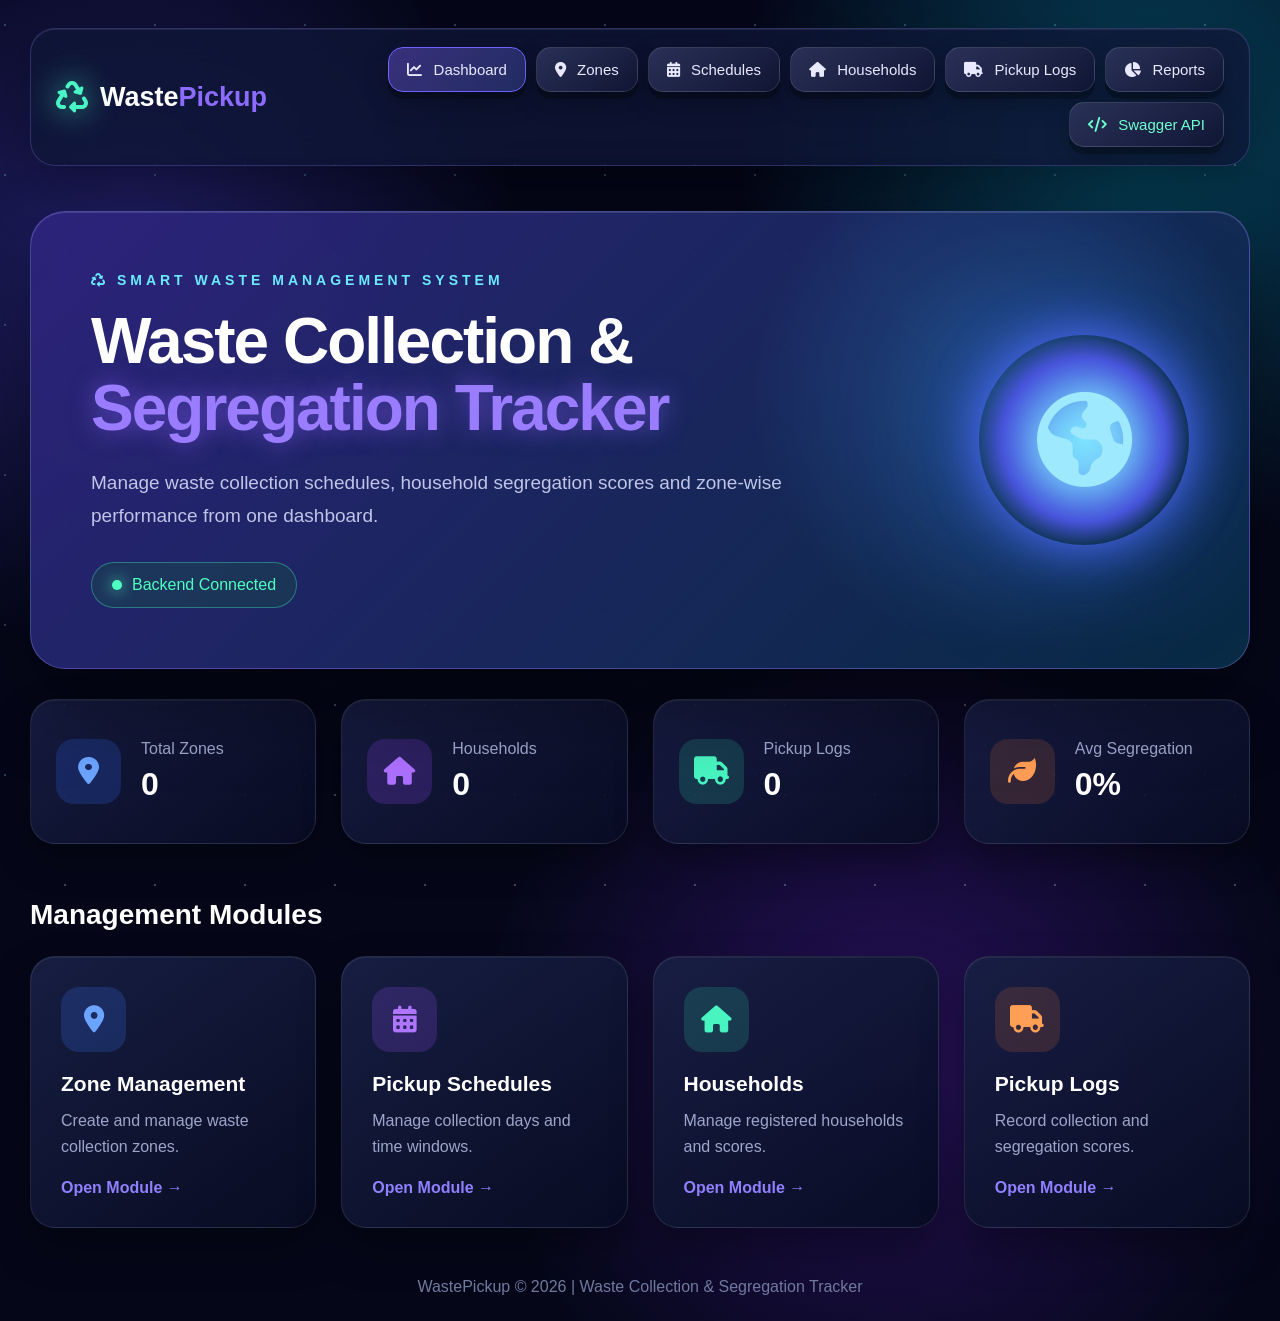
<file: frontend/index.html>
<!DOCTYPE html>
<html lang="en">
<head>
    <meta charset="UTF-8">
    <meta name="viewport" content="width=device-width, initial-scale=1.0">

    <title>WastePickup - Waste Management</title>

    <link rel="stylesheet" href="style.css">

    <!-- Icons -->
    <link rel="stylesheet"
          href="https://cdnjs.cloudflare.com/ajax/libs/font-awesome/6.5.2/css/all.min.css">
</head>

<body>

<div class="stars"></div>

<!-- ================= NAVBAR ================= -->

<header class="navbar">

    <div class="logo">
        <i class="fa-solid fa-recycle"></i>
        <span>Waste<span>Pickup</span></span>
    </div>

    <nav>

        <button class="nav-btn active" onclick="showPage('dashboard', this)">
            <i class="fa-solid fa-chart-line"></i>
            Dashboard
        </button>

        <button class="nav-btn" onclick="showPage('zones', this)">
            <i class="fa-solid fa-location-dot"></i>
            Zones
        </button>

        <button class="nav-btn" onclick="showPage('schedules', this)">
            <i class="fa-solid fa-calendar-days"></i>
            Schedules
        </button>

        <button class="nav-btn" onclick="showPage('households', this)">
            <i class="fa-solid fa-house"></i>
            Households
        </button>

        <button class="nav-btn" onclick="showPage('pickups', this)">
            <i class="fa-solid fa-truck"></i>
            Pickup Logs
        </button>

        <button class="nav-btn" onclick="showPage('reports', this)">
            <i class="fa-solid fa-chart-pie"></i>
            Reports
        </button>

        <button class="nav-btn swagger"
                onclick="openSwagger()">
            <i class="fa-solid fa-code"></i>
            Swagger API
        </button>

    </nav>

</header>


<!-- ================= MAIN ================= -->

<main>


<!-- ================= DASHBOARD ================= -->

<section id="dashboard" class="page active">

    <div class="hero">

        <div class="hero-content">

            <div class="small-title">
                <i class="fa-solid fa-recycle"></i>
                SMART WASTE MANAGEMENT SYSTEM
            </div>

            <h1>
                Waste Collection &
                <br>
                <span>Segregation Tracker</span>
            </h1>

            <p>
                Manage waste collection schedules, household segregation
                scores and zone-wise performance from one dashboard.
            </p>

            <div class="status">
                <span></span>
                Backend Connected
            </div>

        </div>

        <div class="planet">
            <i class="fa-solid fa-earth-americas"></i>
        </div>

    </div>


    <!-- STAT CARDS -->

    <div class="stats">

        <div class="stat-card blue">

            <div class="stat-icon">
                <i class="fa-solid fa-location-dot"></i>
            </div>

            <div>
                <p>Total Zones</p>
                <h2 id="zoneCount">0</h2>
            </div>

        </div>


        <div class="stat-card purple">

            <div class="stat-icon">
                <i class="fa-solid fa-house"></i>
            </div>

            <div>
                <p>Households</p>
                <h2 id="householdCount">0</h2>
            </div>

        </div>


        <div class="stat-card green">

            <div class="stat-icon">
                <i class="fa-solid fa-truck"></i>
            </div>

            <div>
                <p>Pickup Logs</p>
                <h2 id="pickupCount">0</h2>
            </div>

        </div>


        <div class="stat-card orange">

            <div class="stat-icon">
                <i class="fa-solid fa-leaf"></i>
            </div>

            <div>
                <p>Avg Segregation</p>
                <h2 id="averageScore">0%</h2>
            </div>

        </div>

    </div>


    <!-- QUICK OPTIONS -->

    <h2 class="section-title">
        Management Modules
    </h2>

    <div class="module-grid">

        <div class="module-card"
             onclick="showPage('zones')">

            <div class="module-icon blue-icon">
                <i class="fa-solid fa-location-dot"></i>
            </div>

            <h3>Zone Management</h3>

            <p>
                Create and manage waste collection zones.
            </p>

            <span>Open Module →</span>

        </div>


        <div class="module-card"
             onclick="showPage('schedules')">

            <div class="module-icon purple-icon">
                <i class="fa-solid fa-calendar-days"></i>
            </div>

            <h3>Pickup Schedules</h3>

            <p>
                Manage collection days and time windows.
            </p>

            <span>Open Module →</span>

        </div>


        <div class="module-card"
             onclick="showPage('households')">

            <div class="module-icon green-icon">
                <i class="fa-solid fa-house"></i>
            </div>

            <h3>Households</h3>

            <p>
                Manage registered households and scores.
            </p>

            <span>Open Module →</span>

        </div>


        <div class="module-card"
             onclick="showPage('pickups')">

            <div class="module-icon orange-icon">
                <i class="fa-solid fa-truck"></i>
            </div>

            <h3>Pickup Logs</h3>

            <p>
                Record collection and segregation scores.
            </p>

            <span>Open Module →</span>

        </div>

    </div>

</section>


<!-- ================= ZONES ================= -->

<section id="zones" class="page">

    <div class="page-header">

        <div>
            <span class="small-title">MANAGEMENT</span>
            <h1>Waste Collection Zones</h1>
            <p>Manage the zones used for waste collection.</p>
        </div>

        <button class="primary-btn" onclick="loadZones()">
            <i class="fa-solid fa-rotate"></i>
            Refresh
        </button>

    </div>

    <div class="glass-card">

        <div class="table-header">
            <h2>Zones</h2>

            <button class="primary-btn"
                    onclick="showZoneForm()">
                <i class="fa-solid fa-plus"></i>
                Add Zone
            </button>
        </div>

        <div id="zoneForm" class="form-box hidden">

            <input id="zoneName"
                   type="text"
                   placeholder="Zone name">

            <input id="zoneCode"
                   type="text"
                   placeholder="Zone code">

            <button class="primary-btn"
                    onclick="addZone()">
                Save Zone
            </button>

        </div>

        <div id="zonesTable">
            <div class="loading">Loading zones...</div>
        </div>

    </div>

</section>


<!-- ================= SCHEDULES ================= -->

<section id="schedules" class="page">

    <div class="page-header">

        <div>
            <span class="small-title">SCHEDULE MANAGEMENT</span>
            <h1>Pickup Schedules</h1>
            <p>Define collection days and time windows for each zone.</p>
        </div>

        <button class="primary-btn"
                onclick="loadSchedules()">
            <i class="fa-solid fa-rotate"></i>
            Refresh
        </button>

    </div>

    <div class="glass-card">

        <div class="table-header">
            <h2>Schedules</h2>

            <button class="primary-btn"
                    onclick="showScheduleForm()">
                <i class="fa-solid fa-plus"></i>
                Add Schedule
            </button>
        </div>

        <div id="scheduleForm"
             class="form-box hidden">

            <input id="scheduleZoneId"
                   type="number"
                   placeholder="Zone ID">

            <select id="scheduleDay">

                <option value="">Select Day</option>

                <option>MONDAY</option>
                <option>TUESDAY</option>
                <option>WEDNESDAY</option>
                <option>THURSDAY</option>
                <option>FRIDAY</option>
                <option>SATURDAY</option>
                <option>SUNDAY</option>

            </select>

            <input id="startTime"
                   type="time">

            <input id="endTime"
                   type="time">

            <button class="primary-btn"
                    onclick="addSchedule()">
                Save Schedule
            </button>

        </div>

        <div id="schedulesTable">
            <div class="loading">Loading schedules...</div>
        </div>

    </div>

</section>


<!-- ================= HOUSEHOLDS ================= -->

<section id="households" class="page">

    <div class="page-header">

        <div>
            <span class="small-title">HOUSEHOLD MANAGEMENT</span>
            <h1>Households</h1>
            <p>View households and their segregation performance.</p>
        </div>

        <button class="primary-btn"
                onclick="loadHouseholds()">

            <i class="fa-solid fa-rotate"></i>
            Refresh

        </button>

    </div>

    <div class="glass-card">

        <div class="table-header">

            <h2>Registered Households</h2>

            <button class="primary-btn"
                    onclick="showHouseholdForm()">

                <i class="fa-solid fa-plus"></i>
                Add Household

            </button>

        </div>

        <div id="householdForm"
             class="form-box hidden">

            <input id="householdName"
                   type="text"
                   placeholder="Resident Name">

            <input id="householdAddress"
                   type="text"
                   placeholder="House Number (e.g. H-101)">

            <input id="householdPhone"
                   type="text"
                   placeholder="Phone (optional)">

            <input id="householdZoneId"
                   type="number"
                   placeholder="Zone ID">

            <button class="primary-btn"
                    onclick="addHousehold()">

                Save Household

            </button>

        </div>

        <div id="householdsTable">
            <div class="loading">
                Loading households...
            </div>
        </div>

    </div>

</section>


<!-- ================= PICKUP LOGS ================= -->

<section id="pickups" class="page">

    <div class="page-header">

        <div>

            <span class="small-title">
                COLLECTION MONITORING
            </span>

            <h1>Pickup Logs</h1>

            <p>
                Record pickup events and segregation compliance scores.
            </p>

        </div>

        <button class="primary-btn"
                onclick="loadPickups()">

            <i class="fa-solid fa-rotate"></i>
            Refresh

        </button>

    </div>


    <div class="glass-card">

        <div class="table-header">

            <h2>Pickup Events</h2>

            <button class="primary-btn"
                    onclick="showPickupForm()">

                <i class="fa-solid fa-plus"></i>
                Record Pickup

            </button>

        </div>


        <div id="pickupForm"
             class="form-box hidden">

            <input id="pickupHouseholdId"
                   type="number"
                   placeholder="Household ID">

            <input id="pickupCollector"
                   type="text"
                   placeholder="Collector Name">

            <input id="pickupScore"
                   type="number"
                   min="0"
                   max="100"
                   placeholder="Segregation Score (0-100)">

            <input id="pickupTime"
                   type="datetime-local"
                   title="Pickup Time (optional, defaults to now)">

            <button class="primary-btn"
                    onclick="addPickup()">

                Record Pickup

            </button>

        </div>


        <div id="pickupsTable">

            <div class="loading">
                Loading pickup logs...
            </div>

        </div>

    </div>

</section>


<!-- ================= REPORTS ================= -->

<section id="reports" class="page">

    <div class="page-header">

        <div>

            <span class="small-title">
                ANALYTICS
            </span>

            <h1>Waste Management Reports</h1>

            <p>
                Analyze segregation performance across zones.
            </p>

        </div>

        <button class="primary-btn"
                onclick="loadReports()">

            <i class="fa-solid fa-chart-line"></i>
            Generate Report

        </button>

    </div>


    <div class="report-grid">

        <div class="report-card">

            <i class="fa-solid fa-chart-column"></i>

            <h2>Zone Performance</h2>

            <p>
                Average segregation score by zone.
            </p>

        </div>


        <div class="report-card">

            <i class="fa-solid fa-triangle-exclamation"></i>

            <h2>Low Compliance</h2>

            <p>
                Households requiring reminder notices.
            </p>

        </div>

    </div>


    <div class="glass-card">

        <h2>Zone-wise Average Score</h2>

        <div id="reportsTable">

            <div class="loading">
                Click Generate Report
            </div>

        </div>

    </div>

</section>

</main>


<footer>

    <p>
        WastePickup © 2026 |
        Waste Collection & Segregation Tracker
    </p>

</footer>


<script src="app.js"></script>

</body>
</html>
</file>
<file: frontend/style.css>
* {
    margin: 0;
    padding: 0;
    box-sizing: border-box;
}

body {

    font-family: Arial, Helvetica, sans-serif;

    background:
        radial-gradient(circle at 10% 20%, #22206b 0%, transparent 25%),
        radial-gradient(circle at 90% 10%, #06445c 0%, transparent 25%),
        radial-gradient(circle at 70% 80%, #27115b 0%, transparent 30%),
        #050719;

    color: white;

    min-height: 100vh;

    overflow-x: hidden;
}


/* ================= STARS ================= */

body::before {

    content: "";

    position: fixed;

    inset: 0;

    pointer-events: none;

    background-image:
        radial-gradient(circle, white 1px, transparent 1px),
        radial-gradient(circle, #8be9ff 1px, transparent 1px);

    background-size:
        90px 90px,
        150px 150px;

    background-position:
        20px 30px,
        80px 100px;

    opacity: 0.25;

    z-index: -1;
}


/* ================= NAVBAR ================= */

.navbar {

    width: calc(100% - 60px);

    margin: 28px auto;

    padding: 18px 25px;

    display: flex;

    justify-content: space-between;

    align-items: center;

    background: rgba(15, 22, 55, 0.78);

    border: 1px solid rgba(150, 130, 255, 0.25);

    border-radius: 25px;

    backdrop-filter: blur(20px);

    box-shadow:
        0 20px 60px rgba(0,0,0,.35),
        inset 0 1px rgba(255,255,255,.08);
}


.logo {

    display: flex;

    align-items: center;

    gap: 12px;

    font-size: 27px;

    font-weight: bold;
}


.logo i {

    color: #49f5c4;

    font-size: 32px;

    filter:
        drop-shadow(0 0 15px #49f5c4);
}


.logo span span {

    color: #8b6cff;
}


nav {

    display: flex;

    gap: 10px;

    flex-wrap: wrap;

    justify-content: flex-end;
}


.nav-btn {

    border: 1px solid rgba(255,255,255,.12);

    background:
        linear-gradient(
            145deg,
            rgba(45,52,91,.9),
            rgba(17,23,53,.9)
        );

    color: #e8e9ff;

    padding: 13px 18px;

    border-radius: 15px;

    cursor: pointer;

    font-size: 15px;

    transition: .25s;

    box-shadow:
        0 7px 0 rgba(0,0,0,.25),
        0 10px 25px rgba(0,0,0,.25);
}


.nav-btn:hover {

    transform: translateY(-3px);

    color: white;

    border-color: #7465ff;

    box-shadow:
        0 10px 25px rgba(90,70,255,.3);
}


.nav-btn.active {

    background:
        linear-gradient(
            135deg,
            #38307c,
            #222c62
        );

    border-color: #7062ff;
}


.nav-btn i {

    margin-right: 7px;
}


.swagger {

    color: #6fffd0;
}


/* ================= MAIN ================= */

main {

    width: calc(100% - 60px);

    max-width: 1500px;

    margin: auto;
}


/* ================= PAGE ================= */

.page {

    display: none;

    animation: pageIn .35s ease;
}


.page.active {

    display: block;
}


@keyframes pageIn {

    from {
        opacity: 0;
        transform: translateY(15px);
    }

    to {
        opacity: 1;
        transform: translateY(0);
    }

}


/* ================= HERO ================= */

.hero {

    min-height: 430px;

    margin-top: 45px;

    padding: 60px;

    border-radius: 35px;

    position: relative;

    overflow: hidden;

    display: flex;

    align-items: center;

    justify-content: space-between;

    background:
        radial-gradient(
            circle at 80% 40%,
            rgba(65,170,255,.28),
            transparent 25%
        ),
        linear-gradient(
            135deg,
            rgba(46,35,125,.95),
            rgba(8,45,70,.95)
        );

    border: 1px solid rgba(150,140,255,.35);

    box-shadow:
        0 35px 80px rgba(0,0,0,.4),
        inset 0 1px rgba(255,255,255,.12);
}


.hero-content {

    max-width: 850px;

    z-index: 2;
}


.small-title {

    color: #6be9ff;

    font-weight: bold;

    letter-spacing: 4px;

    font-size: 14px;

    margin-bottom: 20px;
}


.hero h1 {

    font-size: clamp(45px, 5vw, 75px);

    line-height: 1.05;

    margin-bottom: 25px;

    letter-spacing: -2px;
}


.hero h1 span {

    color: #9a7cff;

    text-shadow:
        0 0 25px rgba(140,100,255,.6);
}


.hero p {

    color: #c0c5e8;

    font-size: 19px;

    line-height: 1.7;

    max-width: 800px;
}


.status {

    display: inline-flex;

    align-items: center;

    gap: 10px;

    margin-top: 30px;

    padding: 13px 20px;

    border-radius: 30px;

    color: #4effc1;

    background: rgba(24,70,76,.5);

    border: 1px solid rgba(70,255,200,.35);
}


.status span {

    width: 10px;

    height: 10px;

    border-radius: 50%;

    background: #4effc1;

    box-shadow: 0 0 15px #4effc1;
}


/* ================= PLANET ================= */

.planet {

    width: 210px;

    height: 210px;

    border-radius: 50%;

    display: flex;

    align-items: center;

    justify-content: center;

    background:
        radial-gradient(
            circle,
            #69dfff,
            #4652db 55%,
            transparent 70%
        );

    box-shadow:
        0 0 50px #526cff,
        0 0 120px rgba(50,100,255,.5);

    animation: float 4s ease-in-out infinite;
}


.planet i {

    font-size: 95px;

    color: #9fe9ff;

    filter:
        drop-shadow(0 0 20px #8be5ff);
}


@keyframes float {

    0%,100% {
        transform: translateY(0);
    }

    50% {
        transform: translateY(-15px);
    }

}


/* ================= STAT CARDS ================= */

.stats {

    display: grid;

    grid-template-columns:
        repeat(4, 1fr);

    gap: 25px;

    margin-top: 30px;
}


.stat-card {

    min-height: 145px;

    padding: 25px;

    display: flex;

    align-items: center;

    gap: 20px;

    border-radius: 25px;

    background:
        linear-gradient(
            145deg,
            rgba(25,31,70,.9),
            rgba(8,12,35,.9)
        );

    border: 1px solid rgba(255,255,255,.1);

    box-shadow:
        0 15px 35px rgba(0,0,0,.35),
        inset 0 1px rgba(255,255,255,.06);

    transition: .3s;
}


.stat-card:hover {

    transform:
        translateY(-8px)
        rotateX(3deg);

    border-color: rgba(130,110,255,.5);
}


.stat-icon {

    width: 65px;

    height: 65px;

    display: flex;

    align-items: center;

    justify-content: center;

    border-radius: 18px;

    font-size: 28px;
}


.blue .stat-icon {

    background: rgba(50,110,255,.2);

    color: #6ba4ff;
}


.purple .stat-icon {

    background: rgba(150,70,255,.2);

    color: #ad70ff;
}


.green .stat-icon {

    background: rgba(50,255,190,.15);

    color: #48f5c1;
}


.orange .stat-icon {

    background: rgba(255,130,50,.15);

    color: #ff9e55;
}


.stat-card p {

    color: #9fa8ce;

    margin-bottom: 8px;
}


.stat-card h2 {

    font-size: 32px;
}


/* ================= MODULES ================= */

.section-title {

    margin: 55px 0 25px;

    font-size: 28px;
}


.module-grid {

    display: grid;

    grid-template-columns:
        repeat(4,1fr);

    gap: 25px;
}


.module-card {

    padding: 30px;

    min-height: 230px;

    border-radius: 25px;

    background:
        linear-gradient(
            145deg,
            rgba(24,31,68,.95),
            rgba(8,12,35,.95)
        );

    border: 1px solid rgba(255,255,255,.1);

    box-shadow:
        0 20px 40px rgba(0,0,0,.35),
        inset 0 1px rgba(255,255,255,.06);

    cursor: pointer;

    transition: .3s;
}


.module-card:hover {

    transform:
        translateY(-10px)
        scale(1.02);

    border-color: #7064ff;

    box-shadow:
        0 25px 60px rgba(100,70,255,.3);
}


.module-icon {

    width: 65px;

    height: 65px;

    border-radius: 18px;

    display: flex;

    align-items: center;

    justify-content: center;

    font-size: 27px;

    margin-bottom: 20px;
}


.blue-icon {

    background: rgba(60,120,255,.2);

    color: #6ba4ff;
}


.purple-icon {

    background: rgba(150,80,255,.2);

    color: #ae75ff;
}


.green-icon {

    background: rgba(50,255,190,.15);

    color: #48f5c1;
}


.orange-icon {

    background: rgba(255,130,50,.15);

    color: #ff9e55;
}


.module-card h3 {

    font-size: 21px;

    margin-bottom: 12px;
}


.module-card p {

    color: #9da6ca;

    line-height: 1.6;

    min-height: 50px;
}


.module-card span {

    display: block;

    color: #8f80ff;

    margin-top: 20px;

    font-weight: bold;
}


/* ================= PAGE HEADER ================= */

.page-header {

    margin: 45px 0 25px;

    display: flex;

    justify-content: space-between;

    align-items: center;
}


.page-header h1 {

    font-size: 42px;

    margin: 10px 0;
}


.page-header p {

    color: #9fa8ca;

}


/* ================= GLASS CARD ================= */

.glass-card {

    padding: 30px;

    border-radius: 25px;

    background:
        linear-gradient(
            145deg,
            rgba(24,31,68,.9),
            rgba(8,12,35,.92)
        );

    border: 1px solid rgba(255,255,255,.1);

    box-shadow:
        0 25px 60px rgba(0,0,0,.35),
        inset 0 1px rgba(255,255,255,.06);
}


.table-header {

    display: flex;

    justify-content: space-between;

    align-items: center;

    margin-bottom: 25px;
}


/* ================= BUTTON ================= */

.primary-btn {

    border: none;

    padding: 13px 20px;

    border-radius: 13px;

    cursor: pointer;

    color: white;

    font-weight: bold;

    background:
        linear-gradient(
            135deg,
            #635bff,
            #8a55ff
        );

    box-shadow:
        0 8px 20px rgba(100,80,255,.3);

    transition: .2s;
}


.primary-btn:hover {

    transform: translateY(-3px);

    box-shadow:
        0 12px 25px rgba(100,80,255,.45);
}


/* ================= FORMS ================= */

.form-box {

    display: flex;

    gap: 12px;

    flex-wrap: wrap;

    padding: 20px;

    margin-bottom: 25px;

    background: rgba(0,0,0,.2);

    border-radius: 15px;
}


.form-box input,
.form-box select {

    padding: 13px 15px;

    border-radius: 10px;

    border: 1px solid rgba(255,255,255,.15);

    background: #111731;

    color: white;

    outline: none;
}


.form-box input:focus,
.form-box select:focus {

    border-color: #796cff;
}


.hidden {

    display: none;
}


/* ================= TABLE ================= */

.data-table {

    width: 100%;

    border-collapse: collapse;
}


.data-table th {

    text-align: left;

    padding: 15px;

    color: #9da7ce;

    border-bottom: 1px solid rgba(255,255,255,.1);
}


.data-table td {

    padding: 15px;

    border-bottom: 1px solid rgba(255,255,255,.06);

    color: #e3e6ff;
}


.data-table tr:hover {

    background: rgba(100,90,255,.08);
}


.loading {

    text-align: center;

    padding: 50px;

    color: #9da7ce;
}


/* ================= REPORT ================= */

.report-grid {

    display: grid;

    grid-template-columns:
        repeat(2,1fr);

    gap: 25px;

    margin-bottom: 25px;
}


.report-card {

    padding: 30px;

    border-radius: 25px;

    background:
        linear-gradient(
            145deg,
            rgba(35,28,80,.9),
            rgba(8,13,38,.9)
        );

    border: 1px solid rgba(255,255,255,.1);

    box-shadow:
        0 20px 40px rgba(0,0,0,.3);
}


.report-card i {

    font-size: 35px;

    color: #9a7cff;

    margin-bottom: 20px;
}


.report-card h2 {

    margin-bottom: 10px;
}


.report-card p {

    color: #9fa8ca;
}


/* ================= FOOTER ================= */

footer {

    text-align: center;

    color: #70799e;

    padding: 50px 0 25px;
}


/* ================= RESPONSIVE ================= */

@media(max-width:1100px) {

    .navbar {

        flex-direction: column;

        gap: 20px;

    }

    .stats,
    .module-grid {

        grid-template-columns:
            repeat(2,1fr);

    }

}


@media(max-width:700px) {

    main,
    .navbar {

        width: calc(100% - 25px);

    }

    .hero {

        padding: 35px;

    }

    .planet {

        display: none;

    }

    .stats,
    .module-grid,
    .report-grid {

        grid-template-columns: 1fr;

    }

    nav {

        justify-content: center;

    }

}
</file>
